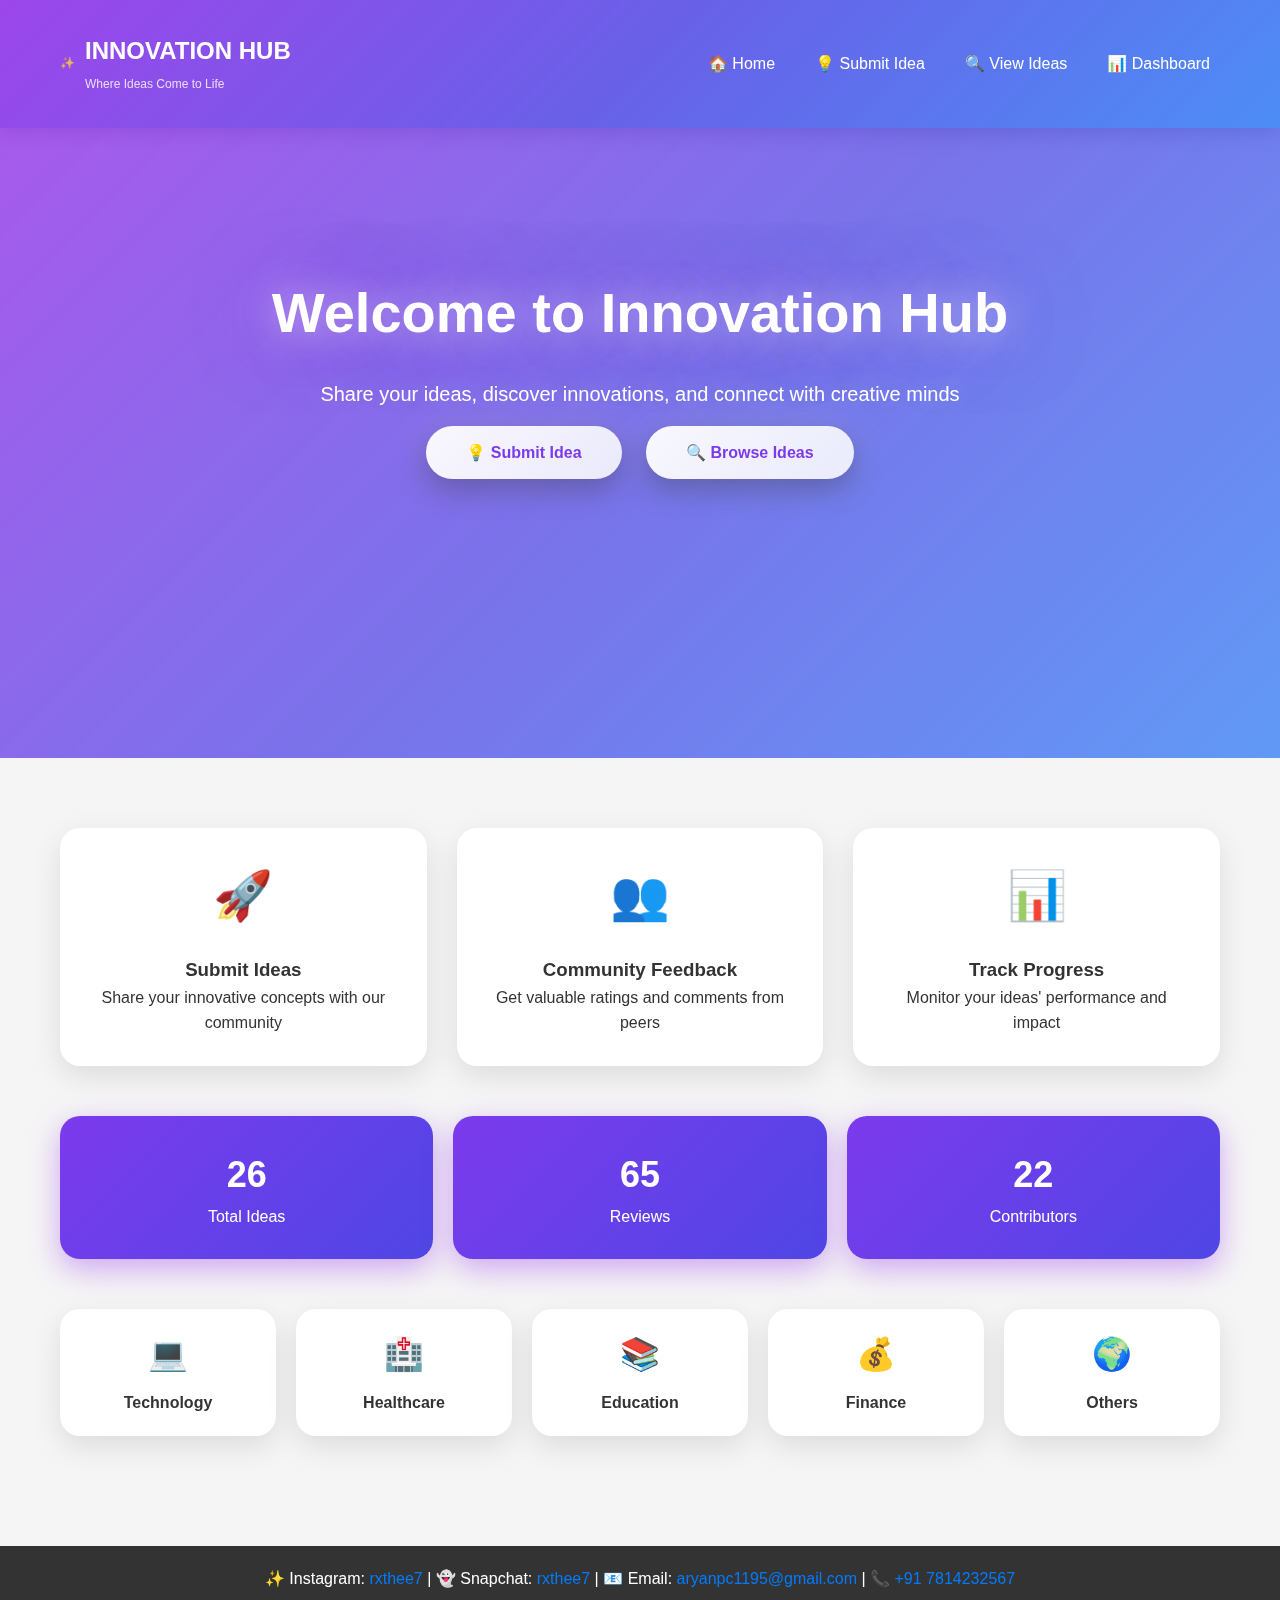
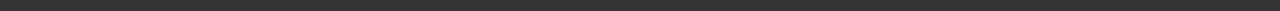
<file: index.html>
<!DOCTYPE html>
<html>
<head>
    <meta charset="UTF-8">
    <title>Innovation Hub</title>
    <link rel="stylesheet" href="style.css">
    <style>
        body { background: #f5f5f5; margin: 0; font-family: Arial, sans-serif; }
        .hero { 
            background: linear-gradient(135deg, rgba(147, 51, 234, 0.8), rgba(79, 70, 229, 0.75), rgba(59, 130, 246, 0.8)),
                        url('https://images.unsplash.com/photo-1518709268805-4e9042af2176?w=1600&h=600&fit=crop&auto=format') no-repeat center center,
                        url('https://images.unsplash.com/photo-1573843786395-73507e2b2b2c?w=1600&h=600&fit=crop&auto=format') no-repeat center center;
            background-size: cover, cover, cover;
            background-blend-mode: overlay, normal, normal;
            color: white; padding: 120px 20px; text-align: center; position: relative; overflow: hidden; min-height: 70vh;
        }
        .hero::before, .hero::after {
            content: ''; position: absolute; top: 0; left: 0; right: 0; bottom: 0; background-size: cover;
            animation: fantasyFloat 30s ease-in-out infinite;
        }
        .hero::before { background: url('https://images.unsplash.com/photo-1532274402911-5a369e4c4bb5?w=1600&h=600&fit=crop&auto=format') no-repeat center center; opacity: 0.3; mix-blend-mode: screen; }
        .hero::after { background: url('https://images.unsplash.com/photo-1519681393784-d120267933ba?w=1600&h=600&fit=crop&auto=format') no-repeat center center; opacity: 0.2; mix-blend-mode: overlay; animation: fantasyFloatReverse 35s ease-in-out infinite; }
        @keyframes fantasyFloat { 0%, 100% { transform: translateY(0) scale(1); } 50% { transform: translateY(-20px) scale(1.05); } }
        @keyframes fantasyFloatReverse { 0%, 100% { transform: translateY(0) scale(1); } 50% { transform: translateY(20px) scale(1.05); } }
        .hero h1 { font-size: 56px; margin-bottom: 20px; text-shadow: 0 0 40px rgba(255,255,255,0.6), 0 0 80px rgba(147, 51, 234, 0.5); animation: glowPulse 3s ease-in-out infinite; }
        .hero p { font-size: 20px; margin-bottom: 30px; text-shadow: 0 0 30px rgba(255,255,255,0.4); }
        @keyframes glowPulse { 0%, 100% { text-shadow: 0 0 40px rgba(255,255,255,0.6), 0 0 80px rgba(147, 51, 234, 0.5); } 50% { text-shadow: 0 0 60px rgba(255,255,255,0.8), 0 0 120px rgba(147, 51, 234, 0.7); } }
        .cta-button { 
            background: linear-gradient(135deg, rgba(255,255,255,0.95), rgba(255,255,255,0.85)); color: #7c3aed; padding: 18px 40px; text-decoration: none; border-radius: 50px; font-weight: bold; margin: 0 10px;
            box-shadow: 0 10px 30px rgba(0,0,0,0.3), 0 0 40px rgba(255,255,255,0.2); transition: all 0.4s ease; position: relative; z-index: 10; font-size: 16px;
        }
        .cta-button:hover { transform: translateY(-5px) scale(1.05); box-shadow: 0 15px 45px rgba(0,0,0,0.4), 0 0 60px rgba(255,255,255,0.4); }
        .container { max-width: 1200px; margin: 0 auto; padding: 20px; position: relative; z-index: 1; }
        .features { display: grid; grid-template-columns: repeat(auto-fit, minmax(300px, 1fr)); gap: 30px; margin: 50px 0; }
        .feature-card { background: white; padding: 30px; border-radius: 20px; text-align: center; box-shadow: 0 10px 30px rgba(0,0,0,0.1); transition: all 0.4s ease; }
        .feature-card:hover { transform: translateY(-15px) scale(1.02); box-shadow: 0 20px 50px rgba(147, 51, 234, 0.3); }
        .feature-icon { font-size: 48px; margin-bottom: 20px; }
        .stats { display: grid; grid-template-columns: repeat(auto-fit, minmax(200px, 1fr)); gap: 20px; margin: 50px 0; }
        .stat-item { background: linear-gradient(135deg, #7c3aed, #4f46e5); color: white; padding: 30px; text-align: center; border-radius: 20px; box-shadow: 0 10px 30px rgba(147, 51, 234, 0.4); }
        .stat-number { font-size: 36px; font-weight: bold; }
        .categories { display: grid; grid-template-columns: repeat(auto-fit, minmax(150px, 1fr)); gap: 20px; margin: 50px 0; }
        .category-badge { background: white; padding: 20px; text-align: center; border-radius: 20px; box-shadow: 0 10px 30px rgba(0,0,0,0.1); cursor: pointer; transition: all 0.4s ease; }
        .category-badge:hover { transform: translateY(-12px) scale(1.08); box-shadow: 0 20px 50px rgba(147, 51, 234, 0.3); }
        .category-icon { font-size: 32px; margin-bottom: 10px; }
    </style>
</head>
<body>
    <header style="background: linear-gradient(135deg, rgba(147, 51, 234, 0.9), rgba(79, 70, 229, 0.85), rgba(59, 130, 246, 0.9)), url('https://images.unsplash.com/photo-1518709268805-4e9042af2176?w=1600&h=400&fit=crop&auto=format') no-repeat center center, url('https://images.unsplash.com/photo-1573843786395-73507e2b2b2c?w=1600&h=400&fit=crop&auto=format') no-repeat center center !important; background-size: cover, cover, cover !important; background-blend-mode: overlay, normal, normal !important; color: white !important; padding: 2rem 0 !important; box-shadow: 0 4px 20px rgba(0,0,0,0.3) !important; position: relative !important; overflow: hidden !important;">
        <div class="header-content">
            <a href="index.html" class="header-logo">
                <span class="logo-icon">✨</span>
                <div>
                    <h1>INNOVATION HUB</h1>
                    <span>Where Ideas Come to Life</span>
                </div>
            </a>
            <nav>
                <a href="index.html">🏠 Home</a>
                <a href="submit_idea.html">💡 Submit Idea</a>
                <a href="view_ideas.php">🔍 View Ideas</a>
                <a href="dashboard.php">📊 Dashboard</a>
            </nav>
        </div>
    </header>

    <section class="hero">
        <div class="container">
            <h1>Welcome to Innovation Hub</h1>
            <p>Share your ideas, discover innovations, and connect with creative minds</p>
            <div>
                <a href="submit_idea.html" class="cta-button">💡 Submit Idea</a>
                <a href="view_ideas.php" class="cta-button">🔍 Browse Ideas</a>
            </div>
        </div>
    </section>

    <main class="container">
        <section class="features">
            <div class="feature-card"><div class="feature-icon">🚀</div><h3>Submit Ideas</h3><p>Share your innovative concepts with our community</p></div>
            <div class="feature-card"><div class="feature-icon">👥</div><h3>Community Feedback</h3><p>Get valuable ratings and comments from peers</p></div>
            <div class="feature-card"><div class="feature-icon">📊</div><h3>Track Progress</h3><p>Monitor your ideas' performance and impact</p></div>
        </section>

        <section class="stats">
            <div class="stat-item"><div class="stat-number" id="ideasCount">25+</div><p>Total Ideas</p></div>
            <div class="stat-item"><div class="stat-number" id="ratingsCount">60+</div><p>Reviews</p></div>
            <div class="stat-item"><div class="stat-number" id="usersCount">20+</div><p>Contributors</p></div>
        </section>

        <section class="categories">
            <a href="view_ideas.php?category=Technology" style="text-decoration: none; color: inherit;"><div class="category-badge"><div class="category-icon">💻</div><h4>Technology</h4></div></a>
            <a href="view_ideas.php?category=Healthcare" style="text-decoration: none; color: inherit;"><div class="category-badge"><div class="category-icon">🏥</div><h4>Healthcare</h4></div></a>
            <a href="view_ideas.php?category=Education" style="text-decoration: none; color: inherit;"><div class="category-badge"><div class="category-icon">📚</div><h4>Education</h4></div></a>
            <a href="view_ideas.php?category=Finance" style="text-decoration: none; color: inherit;"><div class="category-badge"><div class="category-icon">💰</div><h4>Finance</h4></div></a>
            <a href="view_ideas.php?category=Others" style="text-decoration: none; color: inherit;"><div class="category-badge"><div class="category-icon">🌍</div><h4>Others</h4></div></a>
        </section>
    </main>

    <footer>
        <p>
            ✨ Instagram: <a href="https://www.instagram.com/rxthee7" target="_blank">rxthee7</a>
            | 👻 Snapchat: <a href="https://www.snapchat.com/add/rxthee7" target="_blank">rxthee7</a>
            | 📧 Email: <a href="mailto:aryanpc1195@gmail.com">aryanpc1195@gmail.com</a>
            | 📞 <a href="tel:+917814232567">+91 7814232567</a>
        </p>
    </footer>

    <script>
        document.getElementById('ideasCount').textContent = '26';
        document.getElementById('ratingsCount').textContent = '65';
        document.getElementById('usersCount').textContent = '22';
    </script>
</body>
</html>
</file>
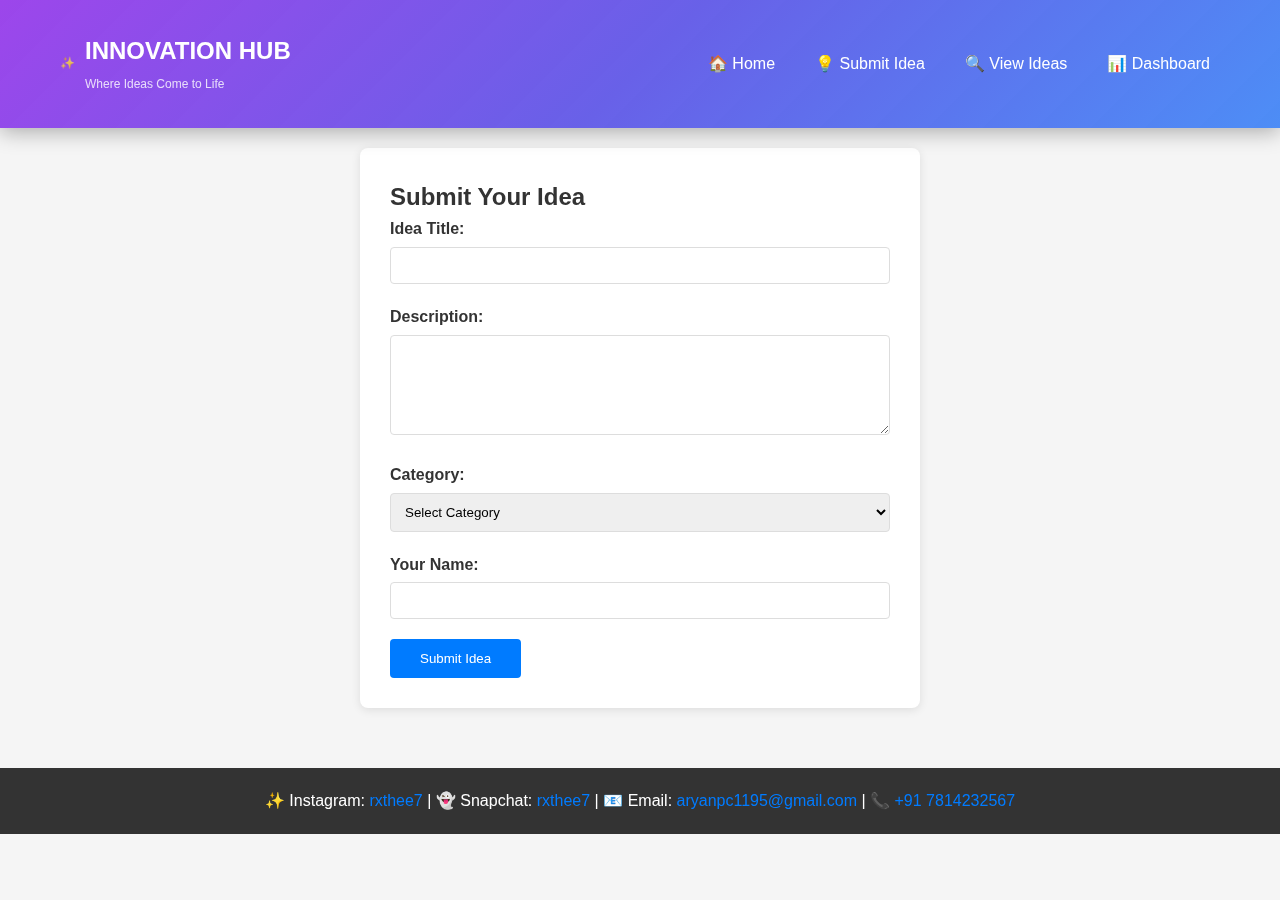
<file: submit_idea.html>
<!DOCTYPE html>
<html>
<head>
    <meta charset="UTF-8">
    <title>Submit Idea - Innovation Hub</title>
    <link rel="stylesheet" href="style.css">
    <style>
        body { background: #f5f5f5; }
        main { padding: 20px; max-width: 600px; margin: 0 auto; }
        .form-card { background: white; padding: 30px; border-radius: 8px; box-shadow: 0 2px 10px rgba(0,0,0,0.1); }
        .form-group { margin-bottom: 20px; }
        label { display: block; margin-bottom: 5px; font-weight: bold; }
        input, select, textarea { width: 100%; padding: 10px; border: 1px solid #ddd; border-radius: 4px; }
        textarea { min-height: 100px; }
        .submit-btn { background: #007bff; color: white; padding: 12px 30px; border: none; border-radius: 4px; cursor: pointer; }
        .submit-btn:hover { background: #0056b3; }
    </style>
</head>
<body>
    <header>
        <div class="header-content">
            <a href="index.html" class="header-logo">
                <span class="logo-icon">✨</span>
                <div>
                    <h1>INNOVATION HUB</h1>
                    <span>Where Ideas Come to Life</span>
                </div>
            </a>
            <nav>
                <a href="index.html">🏠 Home</a>
                <a href="submit_idea.html">💡 Submit Idea</a>
                <a href="view_ideas.php">🔍 View Ideas</a>
                <a href="dashboard.php">📊 Dashboard</a>
            </nav>
        </div>
    </header>

    <main>
        <div class="form-card">
            <h2>Submit Your Idea</h2>
            <form action="submit_idea.php" method="POST">
                <div class="form-group">
                    <label for="title">Idea Title:</label>
                    <input type="text" id="title" name="title" required>
                </div>

                <div class="form-group">
                    <label for="description">Description:</label>
                    <textarea id="description" name="description" required></textarea>
                </div>

                <div class="form-group">
                    <label for="category">Category:</label>
                    <select id="category" name="category" required>
                        <option value="">Select Category</option>
                        <option value="Technology">Technology</option>
                        <option value="Healthcare">Healthcare</option>
                        <option value="Education">Education</option>
                        <option value="Finance">Finance</option>
                        <option value="Others">Others</option>
                    </select>
                </div>

                <div class="form-group">
                    <label for="submitter">Your Name:</label>
                    <input type="text" id="submitter" name="submitter" required>
                </div>

                <button type="submit" class="submit-btn">Submit Idea</button>
            </form>
        </div>
    </main>

    <footer>
        <p>
            ✨ Instagram: <a href="https://www.instagram.com/rxthee7" target="_blank">rxthee7</a>
            | 👻 Snapchat: <a href="https://www.snapchat.com/add/rxthee7" target="_blank">rxthee7</a>
            | 📧 Email: <a href="mailto:aryanpc1195@gmail.com">aryanpc1195@gmail.com</a>
            | 📞 <a href="tel:+917814232567">+91 7814232567</a>
        </p>
    </footer>
</body>
</html>
</file>
<file: style.css>
* {
    margin: 0;
    padding: 0;
    box-sizing: border-box;
}

body {
    font-family: Arial, sans-serif;
    line-height: 1.6;
    color: #333;
}

header {
    background: linear-gradient(135deg, rgba(147, 51, 234, 0.9), rgba(79, 70, 229, 0.85), rgba(59, 130, 246, 0.9)),
                url('https://images.unsplash.com/photo-1518709268805-4e9042af2176?w=1600&h=400&fit=crop&auto=format') no-repeat center center,
                url('https://images.unsplash.com/photo-1573843786395-73507e2b2b2c?w=1600&h=400&fit=crop&auto=format') no-repeat center center;
    background-size: cover, cover, cover;
    background-blend-mode: overlay, normal, normal;
    color: white;
    padding: 2rem 0;
    box-shadow: 0 4px 20px rgba(0,0,0,0.3);
    position: relative;
    overflow: hidden;
}

header::before {
    content: '';
    position: absolute;
    top: 0;
    left: 0;
    right: 0;
    bottom: 0;
    background: url('https://images.unsplash.com/photo-1532274402911-5a369e4c4bb5?w=1600&h=200&fit=crop&auto=format') no-repeat center center;
    background-size: cover;
    opacity: 0.3;
    mix-blend-mode: screen;
    animation: fantasyFloat 25s ease-in-out infinite;
}

header::after {
    content: '';
    position: absolute;
    top: 0;
    left: 0;
    right: 0;
    bottom: 0;
    background: url('https://images.unsplash.com/photo-1519681393784-d120267933ba?w=1600&h=200&fit=crop&auto=format') no-repeat center center;
    background-size: cover;
    opacity: 0.2;
    mix-blend-mode: overlay;
    animation: fantasyFloatReverse 30s ease-in-out infinite;
}

@keyframes fantasyFloat {
    0%, 100% { transform: translateY(0) scale(1); }
    50% { transform: translateY(-5px) scale(1.02); }
}

@keyframes fantasyFloatReverse {
    0%, 100% { transform: translateY(0) scale(1); }
    50% { transform: translateY(5px) scale(1.02); }
}

.header-content {
    max-width: 1200px;
    margin: 0 auto;
    padding: 0 20px;
    display: flex;
    justify-content: space-between;
    align-items: center;
    position: relative;
    z-index: 10;
}

.header-logo {
    display: flex;
    align-items: center;
    text-decoration: none;
    color: white;
}

.logo-icon {
    font-size: 24px;
    margin-right: 10px;
}

.header-logo h1 {
    font-size: 24px;
    margin: 0;
}

.header-logo span {
    font-size: 12px;
    opacity: 0.8;
}

header nav {
    display: flex;
    gap: 20px;
}

header nav a {
    color: white;
    text-decoration: none;
    padding: 5px 10px;
    border-radius: 4px;
    transition: background 0.3s;
}

header nav a:hover {
    background: rgba(255,255,255,0.1);
}

footer {
    background: #333;
    color: white;
    text-align: center;
    padding: 20px;
    margin-top: 40px;
}

footer a {
    color: #007bff;
    text-decoration: none;
}

footer a:hover {
    text-decoration: underline;
}

.container {
    max-width: 1200px;
    margin: 0 auto;
    padding: 0 20px;
}

.btn {
    display: inline-block;
    padding: 10px 20px;
    background: #007bff;
    color: white;
    text-decoration: none;
    border-radius: 4px;
    border: none;
    cursor: pointer;
    transition: background 0.3s;
}

.btn:hover {
    background: #0056b3;
}

.card {
    background: white;
    border-radius: 8px;
    box-shadow: 0 2px 10px rgba(0,0,0,0.1);
    padding: 20px;
    margin-bottom: 20px;
}

.grid {
    display: grid;
    gap: 20px;
}

.grid-2 {
    grid-template-columns: repeat(auto-fit, minmax(300px, 1fr));
}

.grid-3 {
    grid-template-columns: repeat(auto-fit, minmax(250px, 1fr));
}

.text-center {
    text-align: center;
}

.mt-20 {
    margin-top: 20px;
}

.mb-20 {
    margin-bottom: 20px;
}

@media (max-width: 768px) {
    .header-content {
        flex-direction: column;
        gap: 15px;
    }
    
    header nav {
        flex-wrap: wrap;
        justify-content: center;
    }
}
</file>
